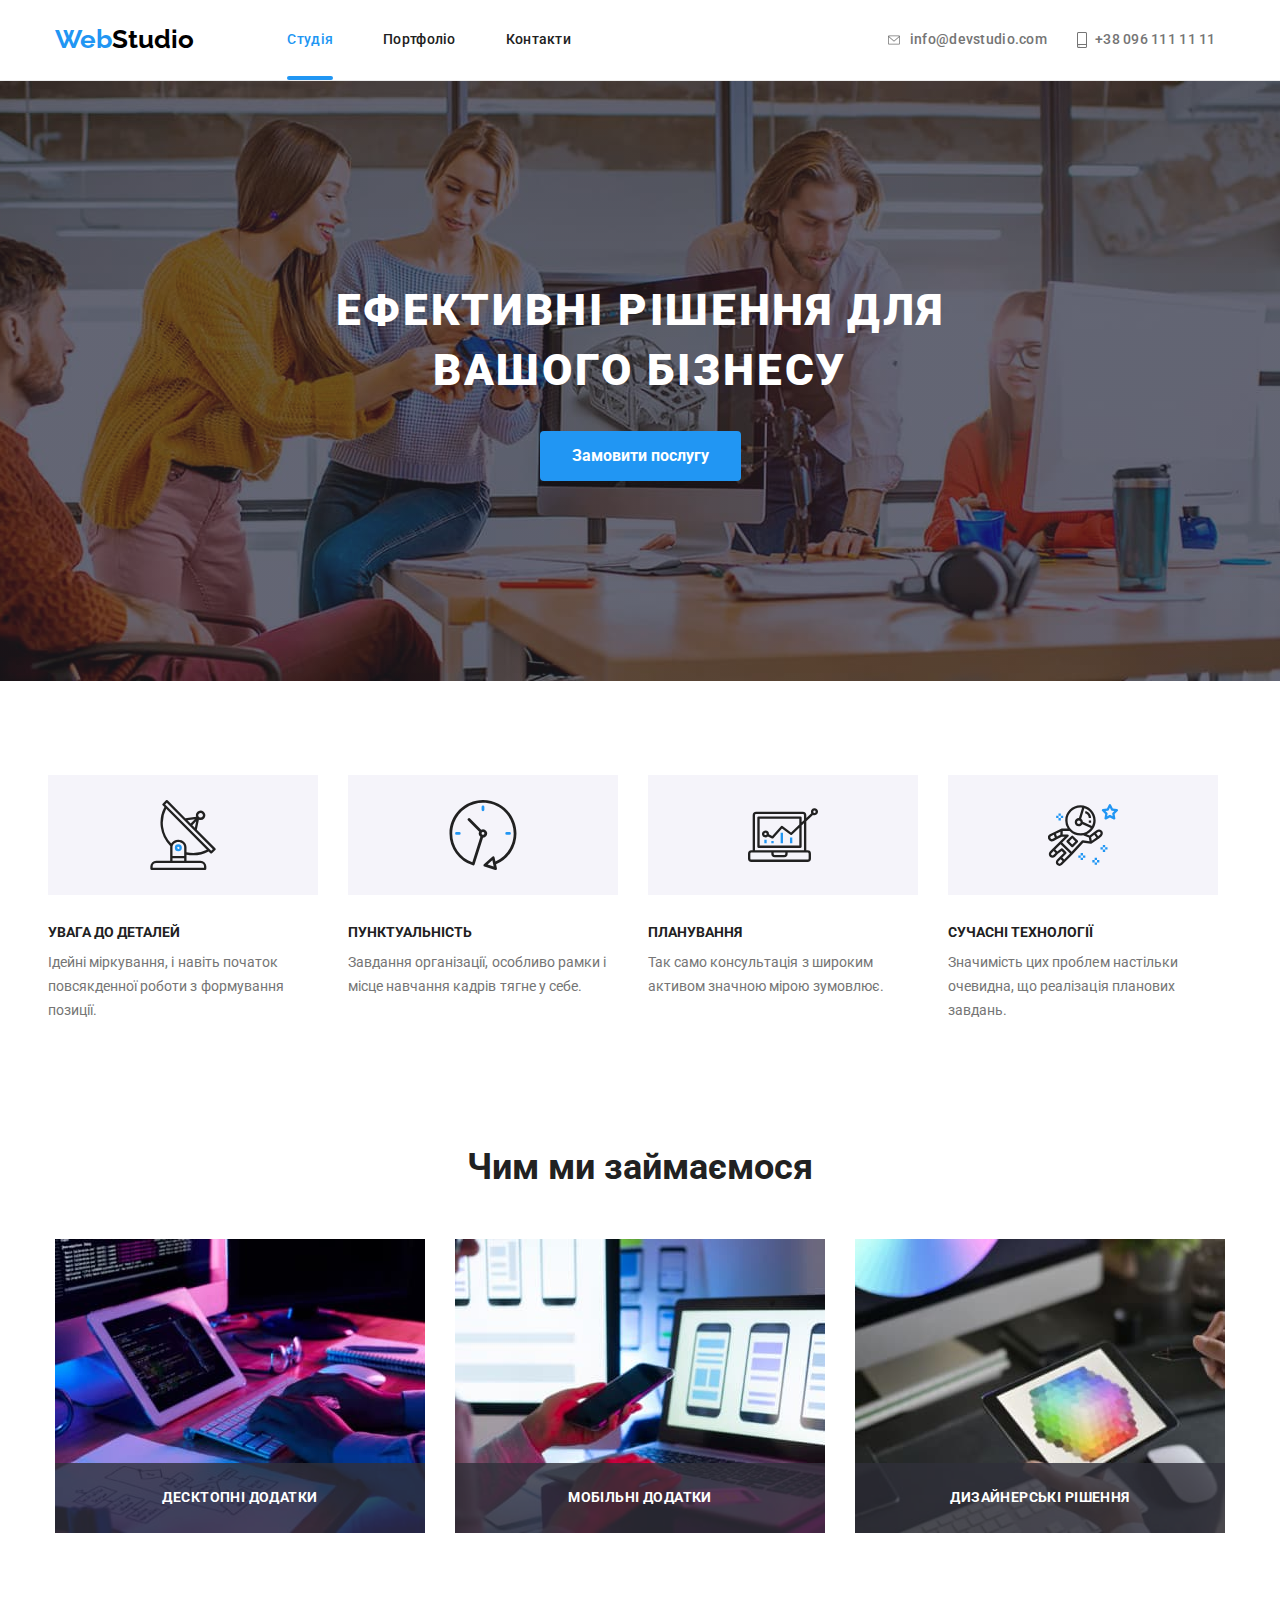
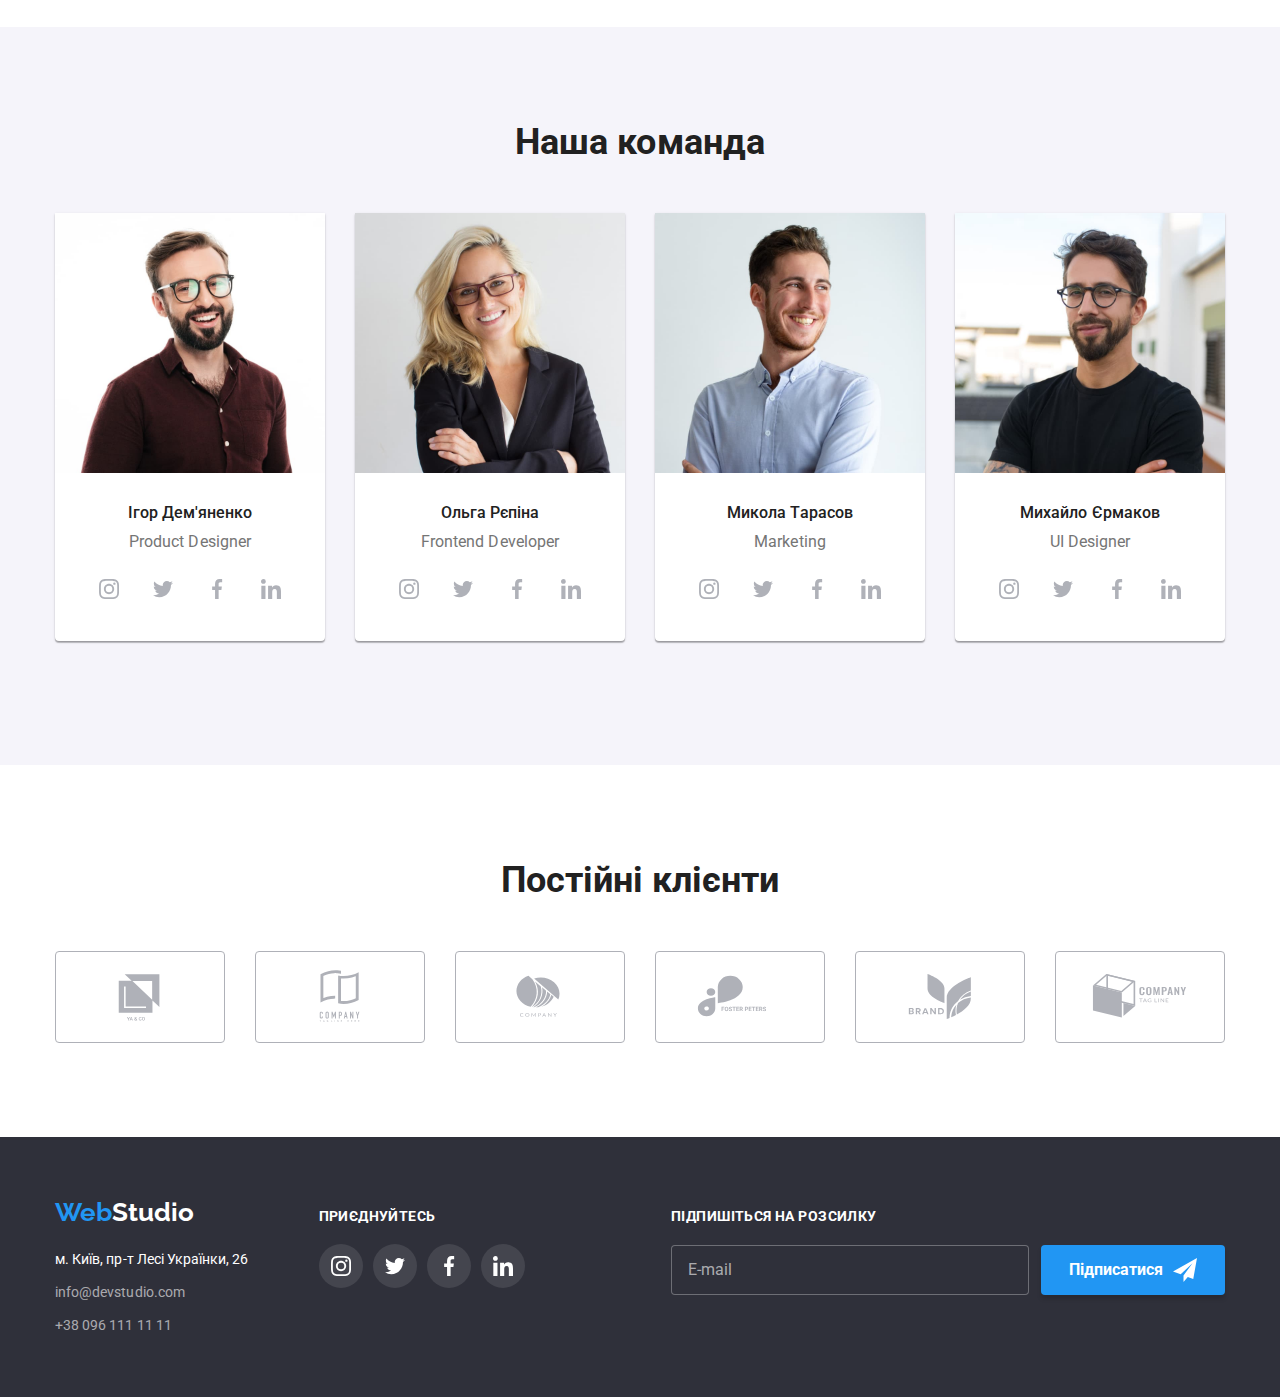
<file: index.html>
<!DOCTYPE html>
<html lang="uk">
  <head>
    <meta name="viewport" content="width=device-width, initial-scale=1.0" />
    <title>WebStudio</title>
    <link
      href="https://fonts.googleapis.com/css2?family=Raleway:wght@700&family=Roboto:wght@400;500;700;900&display=swap"
      rel="stylesheet"
    />
    <link
      rel="stylesheet"
      href="https://cdnjs.cloudflare.com/ajax/libs/modern-normalize/1.1.0/modern-normalize.min.css"
    />
    <link rel="stylesheet" href="./css/main.min.css" />
    <meta charset="UTF-8" />
    <meta http-equiv="X-UA-Compatible" content="IE=edge" />
  </head>
  <body>
    <header class="header">
      <div class="header__main-nav container vertical">
        <a href="./index.html" class="logo header__logo"
          ><span class="header__span">Web</span>Studio</a
        >

        <button
          type="button"
          class="menu-btn js-open-menu"
          aria-expanded="false"
          aria-controls="mobile-menu"
        >
          <svg width="40px" height="40px" aria-label="Перемикач меню">
            <use class="menu-btn__open" href="./images/icons.svg#icon-menu_40px-1"></use>
          </svg>
        </button>

        <div class="menu js-menu-container" id="mobile-menu">
          <button type="button" class="menu-btn js-close-menu">
            <svg width="40px" height="40px" aria-label="Перемикач меню">
              <use class="menu-btn__close" href="./images/icons.svg#icon-close_40px"></use>
            </svg>
          </button>
          <div class="menu__navigation">
            <nav class="site-nav">
              <ul class="site-nav__list">
                <li class="site-nav__item">
                  <a href="./index.html" class="site-nav__link current">Студія</a>
                </li>
                <li class="site-nav__item">
                  <a href="./portfolio.html" class="site-nav__link">Портфоліо</a>
                </li>
                <li class="site-nav__item">
                  <a href="" class="site-nav__link">Контакти</a>
                </li>
              </ul>
            </nav>
          </div>

          <div class="menu__flex">
            <div class="menu__contacts">
              <ul class="list-contact">
                <li class="list-contact__item">
                  <a
                    href="mailto:info@devstudio.com"
                    class="list-contact__link list-contact__link--font list-contact__link--margin"
                  >
                    <svg class="list-contact__icon" width="16" height="12">
                      <use href="./images/icons.svg#icon-envelope-1"></use>
                    </svg>
                    info@devstudio.com</a
                  >
                </li>
                <li class="list-contact__item">
                  <a href="tel:+380961111111" class="list-contact__link">
                    <svg class="list-contact__icon" width="10" height="16">
                      <use href="./images/icons.svg#icon-smartphone-1"></use></svg
                    >+38 096 111 11 11</a
                  >
                </li>
              </ul>
            </div>

            <div class="menu__social">
              <ul class="header-social">
                <li class="header-social__item">
                  <a href="" class="header-social__link">Instagram</a>
                </li>
                <li class="header-social__item">
                  <a href="" class="header-social__link">Twitter</a>
                </li>
                <li class="header-social__item">
                  <a href="" class="header-social__link">Facebook</a>
                </li>
                <li class="header-social__item">
                  <a href="" class="header-social__link">LinkedIn</a>
                </li>
              </ul>
            </div>
          </div>
        </div>
      </div>
    </header>
    <main>
      <section class="hero overlay">
        <div class="container vertical">
          <h1 class="hero__title">
            Ефективні рішення для <br />
            вашого бізнесу
          </h1>
          <button type="button" class="hero__btn" data-modal-open>Замовити послугу</button>

          <div class="backdrop is-hidden" data-modal>
            <div class="modal">
              <button class="modal__btn" data-modal-close>
                <svg width="18" height="18">
                  <use href="./images/icons.svg#icon-close-black-18dp-2-1-1"></use>
                </svg>
              </button>

              <p class="modal__text">Залиште свої дані, ми вам передзвонимо</p>
              <form class="form">
                <div class="form__div">
                  <span class="form__text">Ім'я</span>
                  <label class="form__field">
                    <input class="form__input" type="text" name="name" />
                    <svg class="form__icon" width="18" height="18">
                      <use href="./images/icons.svg#icon-person-black"></use>
                    </svg>
                  </label>
                </div>
                <div class="form__div">
                  <span class="form__text">Телефон</span>
                  <label class="form__field">
                    <input class="form__input" type="tel" name="telephone" />
                    <svg class="form__icon" width="18" height="18">
                      <use href="./images/icons.svg#icon-phone-black"></use>
                    </svg>
                  </label>
                </div>
                <div class="form__div">
                  <span class="form__text">Пошта</span>
                  <label class="form__field">
                    <input class="form__input" type="email" name="email" />
                    <svg class="form__icon" width="18" height="18">
                      <use href="./images/icons.svg#icon-email-black"></use>
                    </svg>
                  </label>
                </div>
                <div class="form__div-check">
                  <span class="form__text">Коментар</span>
                  <label class="form__field">
                    <textarea
                      class="form__area"
                      name="comment"
                      placeholder="Введіть текст"
                    ></textarea>
                  </label>
                </div>
                <label class="form__check-area">
                  <input class="form__checkbox visually-hidden" type="checkbox" name="license" />
                  <svg width="16" height="15" class="form__check-svg">
                    <use href="./images/icons.svg#icon-icon-check"></use>
                  </svg>
                  <span class="form__license"
                    >Погоджуюся з розсилкою та приймаю
                    <a href="" class="form__link">Умови договору</a></span
                  >
                </label>

                <button type="submit" class="form__btn">Відправити</button>
              </form>
            </div>
          </div>
        </div>
      </section>

      <section class="section">
        <div class="container">
          <h2 class="visually-hidden">Переваги студії</h2>
          <ul class="feature-list">
            <li class="feature-list__item">
              <div class="feature-list__thumb">
                <svg width="70" height="70">
                  <use href="./images/icons.svg#icon-antenna-1"></use>
                </svg>
              </div>
              <h3 class="feature-list__title">УВАГА ДО ДЕТАЛЕЙ</h3>
              <p class="feature-list__text">
                Ідейні міркування, і навіть початок повсякденної роботи з формування позиції.
              </p>
            </li>

            <li class="feature-list__item">
              <div class="feature-list__thumb">
                <svg width="70" height="70">
                  <use href="./images/icons.svg#icon-clock-1"></use>
                </svg>
              </div>
              <h3 class="feature-list__title">ПУНКТУАЛЬНІСТЬ</h3>
              <p class="feature-list__text">
                Завдання організації, особливо рамки і місце навчання кадрів тягне у себе.
              </p>
            </li>

            <li class="feature-list__item">
              <div class="feature-list__thumb">
                <svg width="70" height="70">
                  <use href="./images/icons.svg#icon-diagram-1"></use>
                </svg>
              </div>
              <h3 class="feature-list__title">ПЛАНУВАННЯ</h3>
              <p class="feature-list__text">
                Так само консультація з широким активом значною мірою зумовлює.
              </p>
            </li>

            <li class="feature-list__item">
              <div class="feature-list__thumb">
                <svg width="70" height="70">
                  <use href="./images/icons.svg#icon-astronaut-1"></use>
                </svg>
              </div>
              <h3 class="feature-list__title">СУЧАСНІ ТЕХНОЛОГІЇ</h3>
              <p class="feature-list__text">
                Значимість цих проблем настільки очевидна, що реалізація планових завдань.
              </p>
            </li>
          </ul>
        </div>
      </section>

      <section class="section section--padding">
        <div class="container container--hidden">
          <h2 class="section__title">Чим ми займаємося</h2>
          <ul class="activity-list">
            <li class="activity-list__item">
              <div class="activity-list__overlay">
                <img
                  srcset="./images/1.jpg 1x, ./images/1.2.jpg 2x"
                  src="./images/1.jpg"
                  alt="процес
                написання коду"
                  width="370"
                />
                <div class="activity-list__background">
                  <p class="activity-list__descr">Десктопні додатки</p>
                </div>
              </div>
            </li>
            <li class="activity-list__item">
              <div class="activity-list__overlay">
                <img
                  srcset="./images/2.jpg 1x, ./images/2.2.jpg 2x"
                  src="./images/2.jpg"
                  alt="процес створення макету додатку"
                  width="370"
                />
                <div class="activity-list__background">
                  <p class="activity-list__descr">Мобільні додатки</p>
                </div>
              </div>
            </li>
            <li class="activity-list__item">
              <div class="activity-list__overlay">
                <img
                  srcset="./images/3.jpg 1x, ./images/3.2.jpg 2x"
                  src="./images/3.jpg"
                  alt="обрання кольорової гами"
                  width="370"
                />
                <div class="activity-list__background">
                  <p class="activity-list__descr">Дизайнерські рішення</p>
                </div>
              </div>
            </li>
          </ul>
        </div>
      </section>

      <section class="section section--color">
        <div class="container">
          <h2 class="section__title">Наша команда</h2>
          <ul class="unit-list">
            <li class="unit-list__item">
              <img
                srcset="
                  ./images/Igordesktop1x.jpg 270w,
                  ./images/Igortablet1x.jpg  354w,
                  ./images/Igormobile1x.jpg  450w,
                  ./images/Igordesktop2x.jpg 540w,
                  ./images/Igortablet2x.jpg  708w,
                  ./images/Igormobile2x.jpg  900w
                "
                sizes="(min-width: 1200px) 270px, (min-width: 768px) 354px, 450px"
                src="./images/Igordesktop1x.jpg"
                alt="чоловік посміхається"
              />
              <div class="unit-list__position">
                <h3 class="unit-list__name">Ігор Дем'яненко</h3>
                <p class="unit-list__job">Product Designer</p>

                <ul class="social-list">
                  <li class="social-list__item">
                    <a href="" class="social-list__link">
                      <svg width="20" height="20">
                        <use href="./images/icons.svg#icon-instagram-1"></use>
                      </svg>
                    </a>
                  </li>

                  <li class="social-list__item">
                    <a href="" class="social-list__link">
                      <svg width="20" height="20">
                        <use href="./images/icons.svg#icon-twitter-1"></use>
                      </svg>
                    </a>
                  </li>
                  <li class="social-list__item">
                    <a href="" class="social-list__link">
                      <svg width="20" height="20">
                        <use href="./images/icons.svg#icon-facebook-1-1"></use>
                      </svg>
                    </a>
                  </li>
                  <li class="social-list__item">
                    <a href="" class="social-list__link">
                      <svg width="20" height="20">
                        <use href="./images/icons.svg#icon-linkedin-1"></use>
                      </svg>
                    </a>
                  </li>
                </ul>
              </div>
            </li>

            <li class="unit-list__item">
              <img
                srcset="
                  ./images/Olgadesktop1x.jpg 270w,
                  ./images/Olgatablet1x.jpg  354w,
                  ./images/Olgamobile1x.jpg  450w,
                  ./images/Olgadesktop2x.jpg 540w,
                  ./images/Olgatablet2x.jpg  708w,
                  ./images/Olgamobile2x.jpg  900w
                "
                sizes="(min-width: 1200px) 270px, (min-width: 768px) 354px, 450px"
                src="./images/Olgadesktop1x.jpg"
                alt="жінка в окулярах"
              />
              <div class="unit-list__position">
                <h3 class="unit-list__name">Ольга Рєпіна</h3>
                <p class="unit-list__job">Frontend Developer</p>
                <ul class="social-list">
                  <li class="social-list__item">
                    <a href="" class="social-list__link">
                      <svg width="20" height="20">
                        <use href="./images/icons.svg#icon-instagram-1"></use>
                      </svg>
                    </a>
                  </li>

                  <li class="social-list__item">
                    <a href="" class="social-list__link">
                      <svg width="20" height="20">
                        <use href="./images/icons.svg#icon-twitter-1"></use>
                      </svg>
                    </a>
                  </li>
                  <li class="social-list__item">
                    <a href="" class="social-list__link">
                      <svg width="20" height="20">
                        <use href="./images/icons.svg#icon-facebook-1-1"></use>
                      </svg>
                    </a>
                  </li>
                  <li class="social-list__item">
                    <a href="" class="social-list__link">
                      <svg width="20" height="20">
                        <use href="./images/icons.svg#icon-linkedin-1"></use>
                      </svg>
                    </a>
                  </li>
                </ul>
              </div>
            </li>

            <li class="unit-list__item">
              <img
                srcset="
                  ./images/Mykoladesktop1x.jpg 270w,
                  ./images/Mykolatablet1x.jpg  354w,
                  ./images/Mykolamobile1x.jpg  450w,
                  ./images/Mykoladesktop2x.jpg 540w,
                  ./images/Mykolatablet2x.jpg  708w,
                  ./images/Mykolamobile2x.jpg  900w
                "
                sizes="(min-width: 1200px) 270px, (min-width: 768px) 354px, 450px"
                src="./images/Mykoladesktop1x.jpg"
                alt="чоловік посміхається"
              />

              <div class="unit-list__position">
                <h3 class="unit-list__name">Микола Тарасов</h3>
                <p class="unit-list__job">Marketing</p>
                <ul class="social-list">
                  <li class="social-list__item">
                    <a href="" class="social-list__link">
                      <svg width="20" height="20">
                        <use href="./images/icons.svg#icon-instagram-1"></use>
                      </svg>
                    </a>
                  </li>

                  <li class="social-list__item">
                    <a href="" class="social-list__link">
                      <svg width="20" height="20">
                        <use href="./images/icons.svg#icon-twitter-1"></use>
                      </svg>
                    </a>
                  </li>
                  <li class="social-list__item">
                    <a href="" class="social-list__link">
                      <svg width="20" height="20">
                        <use href="./images/icons.svg#icon-facebook-1-1"></use>
                      </svg>
                    </a>
                  </li>
                  <li class="social-list__item">
                    <a href="" class="social-list__link">
                      <svg width="20" height="20">
                        <use href="./images/icons.svg#icon-linkedin-1"></use>
                      </svg>
                    </a>
                  </li>
                </ul>
              </div>
            </li>

            <li class="unit-list__item">
              <img
                srcset="
                  ./images/Myhailodesktop1x.jpg 270w,
                  ./images/Myhailotablet1x.jpg  354w,
                  ./images/Myhailomobile1x.jpg  450w,
                  ./images/Myhailodesktop2x.jpg 540w,
                  ./images/Myhailotablet2x.jpg  708w,
                  ./images/Myhailomobile2x.jpg  900w
                "
                sizes="(min-width: 1200px) 270px, (min-width: 768px) 354px, 450px"
                src="./images/Myhailodesktop1x.jpg"
                alt="чоловік зі схрещеними руками"
              />
              <div class="unit-list__position">
                <h3 class="unit-list__name">Михайло Єрмаков</h3>
                <p class="unit-list__job">UI Designer</p>

                <ul class="social-list">
                  <li class="social-list__item">
                    <a href="" class="social-list__link">
                      <svg width="20" height="20">
                        <use href="./images/icons.svg#icon-instagram-1"></use>
                      </svg>
                    </a>
                  </li>

                  <li class="social-list__item">
                    <a href="" class="social-list__link">
                      <svg width="20" height="20">
                        <use href="./images/icons.svg#icon-twitter-1"></use>
                      </svg>
                    </a>
                  </li>
                  <li class="social-list__item">
                    <a href="" class="social-list__link">
                      <svg width="20" height="20">
                        <use href="./images/icons.svg#icon-facebook-1-1"></use>
                      </svg>
                    </a>
                  </li>
                  <li class="social-list__item">
                    <a href="" class="social-list__link">
                      <svg width="20" height="20">
                        <use href="./images/icons.svg#icon-linkedin-1"></use>
                      </svg>
                    </a>
                  </li>
                </ul>
              </div>
            </li>
          </ul>
        </div>
      </section>

      <section class="section">
        <div class="container">
          <h2 class="section__title">Постійні клієнти</h2>
          <ul class="clients-list">
            <li class="clients-list__item">
              <a href="" class="clients-list__link">
                <svg width="106" height="60">
                  <use href="./images/icons.svg#icon-Logo"></use>
                </svg>
              </a>
            </li>

            <li class="clients-list__item">
              <a href="" class="clients-list__link">
                <svg width="106" height="60">
                  <use href="./images/icons.svg#icon-Logo-1"></use>
                </svg>
              </a>
            </li>
            <li class="clients-list__item">
              <a href="" class="clients-list__link">
                <svg width="106" height="60">
                  <use href="./images/icons.svg#icon-Logo-2"></use>
                </svg>
              </a>
            </li>
            <li class="clients-list__item">
              <a href="" class="clients-list__link">
                <svg width="106" height="60">
                  <use href="./images/icons.svg#icon-Logo-6"></use>
                </svg>
              </a>
            </li>
            <li class="clients-list__item">
              <a href="" class="clients-list__link">
                <svg class="" width="106" height="60">
                  <use href="./images/icons.svg#icon-Logo-4"></use>
                </svg>
              </a>
            </li>
            <li class="clients-list__item">
              <a href="" class="clients-list__link">
                <svg width="106" height="60">
                  <use href="./images/icons.svg#icon-Logo-5"></use>
                </svg>
              </a>
            </li>
          </ul>
        </div>
      </section>
    </main>

    <footer class="footer">
      <div class="container vertical footer__content">
        <div class="footer__flex">
          <div class="footer__info">
            <a href="./index.html" class="logo footer__logo"
              ><span class="footer__span">Web</span>Studio</a
            >
            <address class="footer-address">
              <span class="footer-address__span">м. Київ, пр-т Лесі Українки, 26</span>
              <ul class="footer-contact_list">
                <li class="footer-contact_item">
                  <a href="mailto:info@devstudio.com" class="footer-contact__link"
                    >info@devstudio.com</a
                  >
                </li>
                <li class="footer-contact_item">
                  <a href="tel:+380961111111" class="footer-contact__link">+38 096 111 11 11</a>
                </li>
              </ul>
            </address>
          </div>

          <div class="footer-network">
            <p class="footer-network__text">Приєднуйтесь</p>
            <ul class="social-list">
              <li class="social-list__item">
                <a href="" class="social-list__link social-list__link--color">
                  <svg width="20" height="20">
                    <use href="./images/icons.svg#icon-instagram-1"></use>
                  </svg>
                </a>
              </li>

              <li class="social-list__item">
                <a href="" class="social-list__link social-list__link--color">
                  <svg width="20" height="20">
                    <use href="./images/icons.svg#icon-twitter-1"></use>
                  </svg>
                </a>
              </li>
              <li class="social-list__item">
                <a href="" class="social-list__link social-list__link--color">
                  <svg width="20" height="20">
                    <use href="./images/icons.svg#icon-facebook-1-1"></use>
                  </svg>
                </a>
              </li>
              <li class="social-list__item">
                <a href="" class="social-list__link social-list__link--color">
                  <svg width="20" height="20">
                    <use href="./images/icons.svg#icon-linkedin-1"></use>
                  </svg>
                </a>
              </li>
            </ul>
          </div>
        </div>

        <div class="footer__div">
          <p class="form-sub-title">Підпишіться на розсилку</p>
          <form class="footer-form">
            <input
              type="email"
              class="footer-form__input footer-form__input--margin"
              name="email"
              placeholder="E-mail"
            />
            <button type="submit" class="footer-form__btn">
              Підписатися
              <svg class="footer-form__icon" width="24" height="24">
                <use href="./images/icons.svg#icon-icon-send"></use>
              </svg>
            </button>
          </form>
        </div>
      </div>
    </footer>

    <script src="./js/modal.js"></script>

    <script src="./js/mobile-menu.js"></script>
  </body>
</html>
</file>
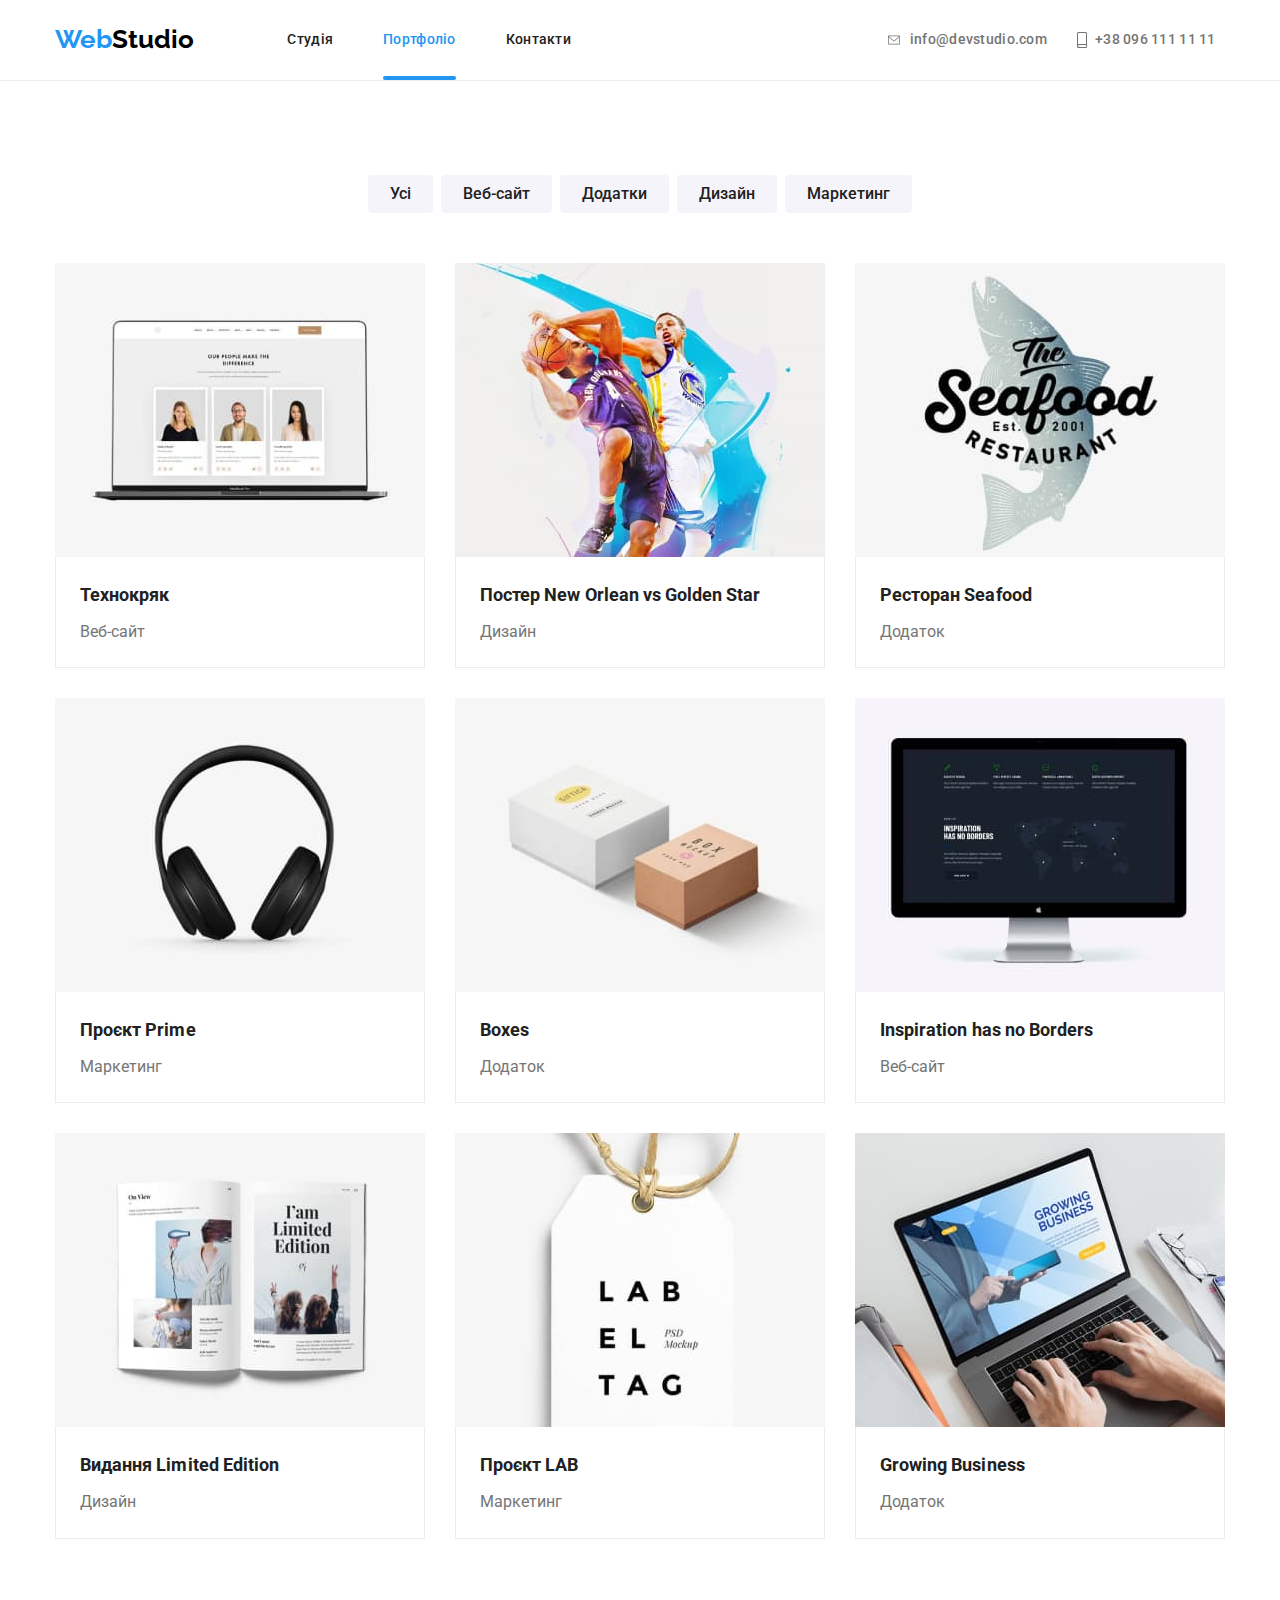
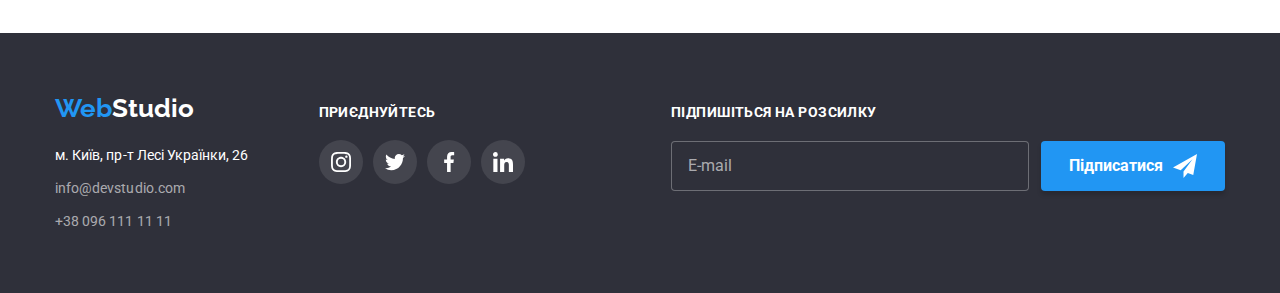
<file: portfolio.html>
<!DOCTYPE html>
<html lang="uk">
  <head>
    <title>Portfolio</title>
    <link
      href="https://fonts.googleapis.com/css2?family=Raleway:wght@700&family=Roboto:wght@400;500;700;900&display=swap"
      rel="stylesheet"
    />
    <link
      rel="stylesheet"
      href="https://cdnjs.cloudflare.com/ajax/libs/modern-normalize/1.1.0/modern-normalize.min.css"
    />
    <link rel="stylesheet" href="./css/main.min.css" />
    <meta charset="UTF-8" />
    <meta http-equiv="X-UA-Compatible" content="IE=edge" />
    <meta name="viewport" content="width=device-width, initial-scale=1.0" />
  </head>
  <body>
    <header class="header">
      <div class="header__main-nav container vertical">
        <a href="./index.html" class="logo header__logo"
          ><span class="header__span">Web</span>Studio</a
        >

        <button
          type="button"
          class="menu-btn js-open-menu"
          aria-expanded="false"
          aria-controls="mobile-menu"
        >
          <svg width="40px" height="40px" aria-label="Перемикач меню">
            <use class="menu-btn__open" href="./images/icons.svg#icon-menu_40px-1"></use>
          </svg>
        </button>

        <div class="menu js-menu-container" id="mobile-menu">
          <button type="button" class="menu-btn js-close-menu">
            <svg width="40px" height="40px" aria-label="Перемикач меню">
              <use class="menu-btn__close" href="./images/icons.svg#icon-close_40px"></use>
            </svg>
          </button>
          <div class="menu__navigation">
            <nav class="site-nav">
              <ul class="site-nav__list">
                <li class="site-nav__item">
                  <a href="./index.html" class="site-nav__link">Студія</a>
                </li>
                <li class="site-nav__item">
                  <a href="./portfolio.html" class="site-nav__link current">Портфоліо</a>
                </li>
                <li class="site-nav__item">
                  <a href="" class="site-nav__link">Контакти</a>
                </li>
              </ul>
            </nav>
          </div>

          <div class="menu__flex">
            <div class="menu__contacts">
              <ul class="list-contact">
                <li class="list-contact__item">
                  <a
                    href="mailto:info@devstudio.com"
                    class="list-contact__link list-contact__link--font list-contact__link--margin"
                  >
                    <svg class="list-contact__icon" width="16" height="12">
                      <use href="./images/icons.svg#icon-envelope-1"></use>
                    </svg>
                    info@devstudio.com</a
                  >
                </li>
                <li class="list-contact__item">
                  <a href="tel:+380961111111" class="list-contact__link">
                    <svg class="list-contact__icon" width="10" height="16">
                      <use href="./images/icons.svg#icon-smartphone-1"></use></svg
                    >+38 096 111 11 11</a
                  >
                </li>
              </ul>
            </div>

            <div class="menu__social">
              <ul class="header-social">
                <li class="header-social__item">
                  <a href="" class="header-social__link">Instagram</a>
                </li>
                <li class="header-social__item">
                  <a href="" class="header-social__link">Twitter</a>
                </li>
                <li class="header-social__item">
                  <a href="" class="header-social__link">Facebook</a>
                </li>
                <li class="header-social__item">
                  <a href="" class="header-social__link">LinkedIn</a>
                </li>
              </ul>
            </div>
          </div>
        </div>
      </div>
    </header>

    <main>
      <h1 class="visually-hidden">Фільтр</h1>
      <section class="section">
        <div class="container">
          <ul class="filter-list">
            <li class="filter-list__item">
              <button type="button" class="filter-list__btn">Усі</button>
            </li>
            <li class="filter-list__item">
              <button type="button" class="filter-list__btn">Веб-сайт</button>
            </li>
            <li class="filter-list__item">
              <button type="button" class="filter-list__btn">Додатки</button>
            </li>
            <li class="filter-list__item">
              <button type="button" class="filter-list__btn">Дизайн</button>
            </li>
            <li class="filter-list__item">
              <button type="button" class="filter-list__btn">Маркетинг</button>
            </li>
          </ul>

          <ul class="gallery">
            <li class="gallery__item">
              <a href="" class="gallery__link">
                <div class="gallery__box">
                  <img
                    srcset="
                      ./images/galmob11x.jpg 450w,
                      ./images/galmob12x.jpg 900w,
                      ./images/galtab12x.jpg 354w,
                      ./images/galtab12x.jpg 708w,
                      ./images/8.jpg         370w,
                      ./images/82x.jpg       740w
                    "
                    sizes="(min-width: 1200px) 370px, (min-width: 768px) 354px, 450px"
                    src="./images/8.jpg"
                  />
                  <div class="gallery__overlay">
                    <div class="gallery__descr">
                      <p class="gallery__text">
                        Ресурс пропонує комплексні пропозиції з різним рівнем функціоналу та
                        сервісів. Все це дозволить відвідувачу отримати вичерпні відомості про
                        компанію чи приватну особу.
                      </p>
                    </div>
                  </div>
                </div>
                <div class="gallery__content">
                  <h2 class="gallery__project">Технокряк</h2>
                  <p class="gallery__area">Веб-сайт</p>
                </div>
              </a>
            </li>

            <li class="gallery__item">
              <a href="" class="gallery__link">
                <div class="gallery__box">
                  <img
                    srcset="
                      ./images/galmob21x.jpg 450w,
                      ./images/galmob22x.jpg 900w,
                      ./images/galtab22x.jpg 354w,
                      ./images/galtab22x.jpg 708w,
                      ./images/9.jpg         370w,
                      ./images/92.jpg        740w
                    "
                    sizes="(min-width: 1200px) 370px, (min-width: 768px) 354px, 450px"
                    src="./images/9.jpg"
                    alt="постер з двома баскетболістами"
                  />
                  <div class="gallery__overlay">
                    <div class="gallery__descr">
                      <p class="gallery__text">
                        Ресурс пропонує комплексні пропозиції з різним рівнем функціоналу та
                        сервісів. Все це дозволить відвідувачу отримати вичерпні відомості про
                        компанію чи приватну особу.
                      </p>
                    </div>
                  </div>
                </div>
                <div class="gallery__content">
                  <h2 class="gallery__project">Постер New Orlean vs Golden Star</h2>
                  <p class="gallery__area">Дизайн</p>
                </div>
              </a>
            </li>

            <li class="gallery__item">
              <a href="" class="gallery__link">
                <div class="gallery__box">
                  <img
                    srcset="
                      ./images/galmob31x.jpg 450w,
                      ./images/galmob32x.jpg 900w,
                      ./images/galtab32x.jpg 354w,
                      ./images/galtab32x.jpg 708w,
                      ./images/10.jpg        370w,
                      ./images/102.jpg       740w
                    "
                    sizes="(min-width: 1200px) 370px, (min-width: 768px) 354px, 450px"
                    src="./images/10.jpg"
                    alt="логотип ресторану"
                  />
                  <div class="gallery__overlay">
                    <div class="gallery__descr">
                      <p class="gallery__text">
                        Ресурс пропонує комплексні пропозиції з різним рівнем функціоналу та
                        сервісів. Все це дозволить відвідувачу отримати вичерпні відомості про
                        компанію чи приватну особу.
                      </p>
                    </div>
                  </div>
                </div>
                <div class="gallery__content">
                  <h2 class="gallery__project">Ресторан Seafood</h2>
                  <p class="gallery__area">Додаток</p>
                </div>
              </a>
            </li>

            <li class="gallery__item">
              <a href="" class="gallery__link">
                <div class="gallery__box">
                  <img
                    srcset="
                      ./images/galmob41x.jpg 450w,
                      ./images/galmob42x.jpg 900w,
                      ./images/galtab42x.jpg 354w,
                      ./images/galtab42x.jpg 708w,
                      ./images/11.jpg        370w,
                      ./images/112.jpg       740w
                    "
                    sizes="(min-width: 1200px) 370px, (min-width: 768px) 354px, 450px"
                    alt="накладні навушники"
                    src="./images/11.jpg"
                  />
                  <div class="gallery__overlay">
                    <div class="gallery__descr">
                      <p class="gallery__text">
                        Ресурс пропонує комплексні пропозиції з різним рівнем функціоналу та
                        сервісів. Все це дозволить відвідувачу отримати вичерпні відомості про
                        компанію чи приватну особу.
                      </p>
                    </div>
                  </div>
                </div>

                <div class="gallery__content">
                  <h2 class="gallery__project">Проєкт Prime</h2>
                  <p class="gallery__area">Маркетинг</p>
                </div>
              </a>
            </li>

            <li class="gallery__item">
              <a href="" class="gallery__link">
                <div class="gallery__box">
                  <img
                    srcset="
                      ./images/galmob51x.jpg 450w,
                      ./images/galmob52x.jpg 900w,
                      ./images/galtab52x.jpg 354w,
                      ./images/galtab52x.jpg 708w,
                      ./images/12.jpg        370w,
                      ./images/122.jpg       740w
                    "
                    sizes="(min-width: 1200px) 370px, (min-width: 768px) 354px, 450px"
                    src="./images/12.jpg"
                    alt="дві картонні коробки"
                  />
                  <div class="gallery__overlay">
                    <div class="gallery__descr">
                      <p class="gallery__text">
                        Ресурс пропонує комплексні пропозиції з різним рівнем функціоналу та
                        сервісів. Все це дозволить відвідувачу отримати вичерпні відомості про
                        компанію чи приватну особу.
                      </p>
                    </div>
                  </div>
                </div>
                <div class="gallery__content">
                  <h2 class="gallery__project">Boxes</h2>
                  <p class="gallery__area">Додаток</p>
                </div>
              </a>
            </li>

            <li class="gallery__item">
              <a href="" class="gallery__link">
                <div class="gallery__box">
                  <img
                    srcset="
                      ./images/galmob61.jpg  450w,
                      ./images/galmob62x.jpg 900w,
                      ./images/galtab61x.jpg 354w,
                      ./images/galtab62x.jpg 708w,
                      ./images/13.jpg        370w,
                      ./images/132.jpg       740w
                    "
                    sizes="(min-width: 1200px) 370px, (min-width: 768px) 354px, 450px"
                    src="./images/13.jpg"
                    alt="комп'ютерний монітор"
                  />
                  <div class="gallery__overlay">
                    <div class="gallery__descr">
                      <p class="gallery__text">
                        Ресурс пропонує комплексні пропозиції з різним рівнем функціоналу та
                        сервісів. Все це дозволить відвідувачу отримати вичерпні відомості про
                        компанію чи приватну особу.
                      </p>
                    </div>
                  </div>
                </div>
                <div class="gallery__content">
                  <h2 class="gallery__project">Inspiration has no Borders</h2>
                  <p class="gallery__area">Веб-сайт</p>
                </div>
              </a>
            </li>

            <li class="gallery__item">
              <a href="" class="gallery__link">
                <div class="gallery__box">
                  <img
                    srcset="
                      ./images/galmob71x.jpg 450w,
                      ./images/galmob72.jpg  900w,
                      ./images/galtab71x.jpg 354w,
                      ./images/galtab72x.jpg 708w,
                      ./images/14.jpg        370w,
                      ./images/142.jpg       740w
                    "
                    sizes="(min-width: 1200px) 370px, (min-width: 768px) 354px, 450px"
                    src="./images/14.jpg"
                    alt="розворот журналу"
                  />
                  <div class="gallery__overlay">
                    <div class="gallery__descr">
                      <p class="gallery__text">
                        Ресурс пропонує комплексні пропозиції з різним рівнем функціоналу та
                        сервісів. Все це дозволить відвідувачу отримати вичерпні відомості про
                        компанію чи приватну особу.
                      </p>
                    </div>
                  </div>
                </div>
                <div class="gallery__content">
                  <h2 class="gallery__project">Видання Limited Edition</h2>
                  <p class="gallery__area">Дизайн</p>
                </div>
              </a>
            </li>

            <li class="gallery__item">
              <a href="" class="gallery__link">
                <div class="gallery__box">
                  <img
                    srcset="
                      ./images/galmob81x.jpg 450w,
                      ./images/galmob82x.jpg 900w,
                      ./images/galtab81x.jpg 354w,
                      ./images/galtab82x.jpg 708w,
                      ./images/15.jpg        370w,
                      ./images/152.jpg       740w
                    "
                    sizes="(min-width: 1200px) 370px, (min-width: 768px) 354px, 450px"
                    src="./images/15.jpg"
                    alt="лейбл"
                  />
                  <div class="gallery__overlay">
                    <div class="gallery__descr">
                      <p class="gallery__text">
                        Ресурс пропонує комплексні пропозиції з різним рівнем функціоналу та
                        сервісів. Все це дозволить відвідувачу отримати вичерпні відомості про
                        компанію чи приватну особу.
                      </p>
                    </div>
                  </div>
                </div>
                <div class="gallery__content">
                  <h2 class="gallery__project">Проєкт LAB</h2>
                  <p class="gallery__area">Маркетинг</p>
                </div>
              </a>
            </li>

            <li class="gallery__item">
              <a href="" class="gallery__link">
                <div class="gallery__box">
                  <img
                    srcset="
                      ./images/galmob91x.jpg 450w,
                      ./images/galmob92x.jpg 900w,
                      ./images/galtab91x.jpg 354w,
                      ./images/galtab92x.jpg 708w,
                      ./images/16.jpg        370w,
                      ./images/162.jpg       740w
                    "
                    sizes="(min-width: 1200px) 370px, (min-width: 768px) 354px, 450px"
                    src="./images/16.jpg"
                    alt="людина набирає текст на клавіатурі"
                  />
                  <div class="gallery__overlay">
                    <div class="gallery__descr">
                      <p class="gallery__text">
                        Ресурс пропонує комплексні пропозиції з різним рівнем функціоналу та
                        сервісів. Все це дозволить відвідувачу отримати вичерпні відомості про
                        компанію чи приватну особу.
                      </p>
                    </div>
                  </div>
                </div>
                <div class="gallery__content">
                  <h2 class="gallery__project">Growing Business</h2>
                  <p class="gallery__area">Додаток</p>
                </div>
              </a>
            </li>
          </ul>
        </div>
      </section>
    </main>

    <footer class="footer">
      <div class="container vertical footer__content">
        <div class="footer__flex">
          <div class="footer__info">
            <a href="./index.html" class="logo footer__logo"
              ><span class="footer__span">Web</span>Studio</a
            >
            <address class="footer-address">
              <span class="footer-address__span">м. Київ, пр-т Лесі Українки, 26</span>
              <ul class="footer-contact_list">
                <li class="footer-contact_item">
                  <a href="mailto:info@devstudio.com" class="footer-contact__link"
                    >info@devstudio.com</a
                  >
                </li>
                <li class="footer-contact_item">
                  <a href="tel:+380961111111" class="footer-contact__link">+38 096 111 11 11</a>
                </li>
              </ul>
            </address>
          </div>

          <div class="footer-network">
            <p class="footer-network__text">Приєднуйтесь</p>
            <ul class="social-list">
              <li class="social-list__item">
                <a href="" class="social-list__link social-list__link--color">
                  <svg width="20" height="20">
                    <use href="./images/icons.svg#icon-instagram-1"></use>
                  </svg>
                </a>
              </li>

              <li class="social-list__item">
                <a href="" class="social-list__link social-list__link--color">
                  <svg width="20" height="20">
                    <use href="./images/icons.svg#icon-twitter-1"></use>
                  </svg>
                </a>
              </li>
              <li class="social-list__item">
                <a href="" class="social-list__link social-list__link--color">
                  <svg width="20" height="20">
                    <use href="./images/icons.svg#icon-facebook-1-1"></use>
                  </svg>
                </a>
              </li>
              <li class="social-list__item">
                <a href="" class="social-list__link social-list__link--color">
                  <svg width="20" height="20">
                    <use href="./images/icons.svg#icon-linkedin-1"></use>
                  </svg>
                </a>
              </li>
            </ul>
          </div>
        </div>

        <div class="footer__div">
          <p class="form-sub-title">Підпишіться на розсилку</p>
          <form class="footer-form">
            <input
              type="email"
              class="footer-form__input footer-form__input--margin"
              name="email"
              placeholder="E-mail"
            />
            <button type="submit" class="footer-form__btn">
              Підписатися
              <svg class="footer-form__icon" width="24" height="24">
                <use href="./images/icons.svg#icon-icon-send"></use>
              </svg>
            </button>
          </form>
        </div>
      </div>
    </footer>

    <script src="./js/mobile-menu.js"></script>
  </body>
</html>
</file>
<file: css/main.min.css>
:root{--primary-text-color: #757575;--title-text-color: #212121;--primary-background: #ffffff;--secondary-background: #2f303a;--accent-color: #2196f3;--button-background: #f5f4fa;--button-active: #188ce8;--footer-contact: rgba(255, 255, 255, 0.6);--logo: #000000;--border-line: #ececec;--social-icon: #afb1b8;--portfolio-gap: 30px;--time-declaration: cubic-bezier(0.4, 0, 0.2, 1);--main-font-family: Roboto, sans-serif}.visually-hidden{position:absolute;width:1px;height:1px;margin:-1px;border:0;padding:0;white-space:nowrap;-webkit-clip-path:inset(100%);clip-path:inset(100%);clip:rect(0 0 0 0);overflow:hidden}body{font-family:var(--main-font-family);letter-spacing:.003em}h1,h2,h3,h4,h5,h6,p,ul{margin:0;padding:0}img{display:block;max-width:100%;height:auto}li{list-style:none}a{text-decoration:none}.section{padding:60px 0 60px 0}@media screen and (min-width: 1200px){.section{padding:94px 0 94px 0}}.section--color{background-color:var(--button-background)}.section--padding{padding-top:0}.section__title{color:var(--title-text-color);text-align:center;font-weight:700}@media screen and (max-width: 1199px){.section__title{margin-bottom:30px;font-size:28px;line-height:1.18}}@media screen and (min-width: 1200px){.section__title{margin-bottom:50px;font-size:36px;line-height:1.17}}.container{padding-left:15px;padding-right:15px;margin-left:auto;margin-right:auto}@media screen and (min-width: 480px){.container{width:480px}}@media screen and (min-width: 768px){.container{width:768px}}@media screen and (min-width: 1200px){.container{width:1200px}}@media screen and (max-width: 1200px){.container--hidden{display:none}}.vertical{padding-top:0px;padding-bottom:0px}.logo{font-family:"Raleway";font-style:normal;font-weight:700;font-size:26px;line-height:1.2;text-decoration:none}.header{border-bottom:1px solid var(--border-line)}@media screen and (max-width: 767px){.header{position:sticky;top:0;z-index:1;background-color:var(--primary-background)}}@media screen and (min-width: 768px){.current{position:relative}.current::after{content:" ";position:absolute;display:block;width:100%;height:4px;border-radius:2px;background:var(--accent-color);bottom:0}}.header__main-nav{display:-webkit-box;display:-ms-flexbox;display:flex;-webkit-box-align:center;-ms-flex-align:center;align-items:center}@media screen and (max-width: 767px){.header__main-nav{height:60px;-webkit-box-pack:justify;-ms-flex-pack:justify;justify-content:space-between}}@media screen and (max-width: 1199px){.header__main-nav{height:80px}}.header__logo{color:var(--logo)}@media screen and (min-width: 768px){.header__logo{margin-right:87px}}@media screen and (min-width: 1200px){.header__logo{margin-right:93px}}.header__span{color:var(--accent-color)}@media screen and (max-width: 767px){.menu{position:fixed;display:-webkit-box;display:-ms-flexbox;display:flex;-webkit-box-orient:vertical;-webkit-box-direction:normal;-ms-flex-direction:column;flex-direction:column;-webkit-box-pack:justify;-ms-flex-pack:justify;justify-content:space-between;top:0;left:0;width:100vw;height:100vh;overflow-y:scroll;z-index:999;background-color:var(--primary-background);-webkit-transform:translateX(100%);transform:translateX(100%);-webkit-transition:-webkit-transform 250ms var(--time-declaration);transition:-webkit-transform 250ms var(--time-declaration);transition:transform 250ms var(--time-declaration);transition:transform 250ms var(--time-declaration), -webkit-transform 250ms var(--time-declaration);padding:48px 40px}.menu.is-open{-webkit-transform:translateX(0);transform:translateX(0)}}@media screen and (max-width: 767px)and (max-width: 480px){.menu{padding:28px 20px}}@media screen and (min-width: 768px){.menu{display:-webkit-box;display:-ms-flexbox;display:flex;-webkit-box-orient:horizontal;-webkit-box-direction:normal;-ms-flex-direction:row;flex-direction:row}}.menu .menu-btn{position:absolute;top:10px;right:15px}.menu-btn{border-style:none;margin:0;padding:0;background-color:rgba(0,0,0,0)}.menu-btn:focus{fill:var(--accent-color);-webkit-transition:fill 250ms var(--time-declaration);transition:fill 250ms var(--time-declaration)}@media screen and (min-width: 768px){.menu-btn{display:none}}.list-contact{display:-webkit-box;display:-ms-flexbox;display:flex}@media screen and (max-width: 767px){.list-contact{-webkit-box-orient:vertical;-webkit-box-direction:reverse;-ms-flex-direction:column-reverse;flex-direction:column-reverse;-webkit-box-align:left;-ms-flex-align:left;align-items:left;-webkit-box-pack:center;-ms-flex-pack:center;justify-content:center}}@media screen and (min-width: 768px)and (max-width: 1199px){.list-contact{display:-webkit-box;display:-ms-flexbox;display:flex;-webkit-box-orient:vertical;-webkit-box-direction:normal;-ms-flex-direction:column;flex-direction:column;padding:21px 0 21px 0}}@media screen and (min-width: 1200px){.list-contact{padding:32px 0 32px 0}}@media screen and (min-width: 1200px){.list-contact__item+.list-contact__item{margin-left:30px}}@media screen and (max-width: 767px){.list-contact__item:last-child{margin-bottom:32px}.list-contact__item:not(:last-child){margin-bottom:64px}}.list-contact__link{color:var(--accent-color);font-weight:500;letter-spacing:.02em;font-size:22px;line-height:1.18}.list-contact__link:hover,.list-contact__link:focus{color:var(--accent-color);fill:var(--accent-color)}@media screen and (min-width: 480px){.list-contact__link{font-size:34px}}@media screen and (min-width: 768px){.list-contact__link{color:var(--primary-text-color);font-size:14px;line-height:1.14;fill:var(--primary-text-color);-webkit-transition:color 250ms var(--time-declaration);transition:color 250ms var(--time-declaration)}}@media screen and (min-width: 768px){.list-contact__link{display:-webkit-box;display:-ms-flexbox;display:flex;-webkit-box-align:center;-ms-flex-align:center;align-items:center}}@media screen and (min-width: 768px)and (max-width: 1199px){.list-contact__link--margin{margin-bottom:10px}}@media screen and (max-width: 480px){.list-contact__link--font{color:var(--primary-text-color);font-size:16px}}@media screen and (min-width: 480px)and (max-width: 767px){.list-contact__link--font{color:var(--primary-text-color);font-size:24px;line-height:1.17}}.list-contact__icon{-webkit-transition:fill 250ms var(--time-declaration);transition:fill 250ms var(--time-declaration)}@media screen and (max-width: 767px){.list-contact__icon{display:none}}@media screen and (min-width: 768px){.list-contact__icon{display:block;margin-right:8px}}@media screen and (min-width: 768px){.site-nav__list{display:-webkit-box;display:-ms-flexbox;display:flex}}@media screen and (min-width: 768px)and (max-width: 1199px){.site-nav__list{margin-right:96px}}@media screen and (min-width: 1200px){.site-nav__list{margin-right:315px}}@media screen and (max-width: 767px){.site-nav__item:not(:last-child){margin-bottom:34px}}@media screen and (min-width: 768px){.site-nav__item:not(:last-child){margin-right:50px}}.site-nav__link{display:block;color:var(--title-text-color);letter-spacing:.02em;font-weight:500;font-size:36px;line-height:1.175;-webkit-transition:color 250ms var(--time-declaration);transition:color 250ms var(--time-declaration)}@media screen and (min-width: 480px){.site-nav__link{font-size:40px}}@media screen and (min-width: 768px){.site-nav__link{font-size:14px;line-height:1.14}}.site-nav__link:hover,.site-nav__link:focus{color:var(--accent-color)}@media screen and (min-width: 768px){.site-nav__link{padding:32px 0 32px 0}}.site-nav__link.current{color:var(--accent-color)}.header-social{display:-webkit-box;display:-ms-flexbox;display:flex}@media screen and (min-width: 768px){.header-social{display:none}}.header-social__item:not(:last-child){padding:0 10px 0 10px;border-right:1px solid rgba(33,33,33,.2)}.header-social__item:last-child{padding-left:10px}.header-social__item:first-child{padding-left:0px}@media screen and (max-width: 479px){.header-social__item:not(:last-child){padding:0 5px 0 5px}.header-social__item:last-child{padding-left:5px}}.header-social__item:first-child{padding-left:0px}.header-social__link{color:var(--accent-color);font-weight:500;font-size:18px;line-height:1.2;letter-spacing:.02em}@media screen and (max-width: 480px){.header-social__link{font-size:14px}}.menu__flex{display:-webkit-box;display:-ms-flexbox;display:flex;-webkit-box-orient:vertical;-webkit-box-direction:normal;-ms-flex-direction:column;flex-direction:column;-webkit-box-pack:justify;-ms-flex-pack:justify;justify-content:space-between}.hero{background-color:var(--secondary-background);text-align:center;padding:118px 0 118px 0}@media screen and (min-width: 1200px){.hero{padding:200px 0 200px 0}}.overlay{max-width:1600px;min-height:400px;margin-left:auto;margin-right:auto;background-size:cover;background-position:center;background-repeat:no-repeat;background-image:-webkit-gradient(linear, left top, right top, from(rgba(47, 48, 58, 0.4)), to(rgba(47, 48, 58, 0.4))),url(../images/heromobile1x.jpg);background-image:linear-gradient(to right, rgba(47, 48, 58, 0.4), rgba(47, 48, 58, 0.4)),url(../images/heromobile1x.jpg)}@media(min-device-pixel-ratio: 2),(-webkit-min-device-pixel-ratio: 2),(min-resolution: 192dpi),(min-resolution: 2dppx){.overlay{background-image:-webkit-gradient(linear, left top, right top, from(rgba(47, 48, 58, 0.4)), to(rgba(47, 48, 58, 0.4))),url(../images/heromobile2x.jpg);background-image:linear-gradient(to right, rgba(47, 48, 58, 0.4), rgba(47, 48, 58, 0.4)),url(../images/heromobile2x.jpg)}}@media screen and (min-width: 768px){.overlay{background-image:-webkit-gradient(linear, left top, right top, from(rgba(47, 48, 58, 0.4)), to(rgba(47, 48, 58, 0.4))),url(../images/herotablet1x.jpg);background-image:linear-gradient(to right, rgba(47, 48, 58, 0.4), rgba(47, 48, 58, 0.4)),url(../images/herotablet1x.jpg)}}@media screen and (min-width: 768px)and (min-device-pixel-ratio: 2),screen and (min-width: 768px)and (-webkit-min-device-pixel-ratio: 2),screen and (min-width: 768px)and (min-resolution: 192dpi),screen and (min-width: 768px)and (min-resolution: 2dppx){.overlay{background-image:-webkit-gradient(linear, left top, right top, from(rgba(47, 48, 58, 0.4)), to(rgba(47, 48, 58, 0.4))),url(../images/herotablet2x.jpg);background-image:linear-gradient(to right, rgba(47, 48, 58, 0.4), rgba(47, 48, 58, 0.4)),url(../images/herotablet2x.jpg)}}@media screen and (min-width: 1200px){.overlay{background-image:-webkit-gradient(linear, left top, right top, from(rgba(47, 48, 58, 0.4)), to(rgba(47, 48, 58, 0.4))),url(../images/background.jpg);background-image:linear-gradient(to right, rgba(47, 48, 58, 0.4), rgba(47, 48, 58, 0.4)),url(../images/background.jpg)}}@media screen and (min-width: 1200px)and (min-device-pixel-ratio: 2),screen and (min-width: 1200px)and (-webkit-min-device-pixel-ratio: 2),screen and (min-width: 1200px)and (min-resolution: 192dpi),screen and (min-width: 1200px)and (min-resolution: 2dppx){.overlay{background-image:-webkit-gradient(linear, left top, right top, from(rgba(47, 48, 58, 0.4)), to(rgba(47, 48, 58, 0.4))),url(../images/herodesktop2x.jpg);background-image:linear-gradient(to right, rgba(47, 48, 58, 0.4), rgba(47, 48, 58, 0.4)),url(../images/herodesktop2x.jpg)}}.hero__title{color:var(--primary-background);font-weight:900;font-size:26px;line-height:1.6;letter-spacing:.06em;letter-spacing:.06em;text-transform:uppercase;margin-bottom:30px}@media screen and (min-width: 1200px){.hero__title{font-size:44px;line-height:1.36}}.hero__btn{cursor:pointer;border-style:none;padding:10px 32px;border-radius:4px;background-color:var(--accent-color);color:var(--primary-background);font-family:inherit;font-weight:700;font-size:16px;line-height:1.9;-webkit-transition:background-color 250ms var(--time-declaration),-webkit-box-shadow 250ms var(--time-declaration);transition:background-color 250ms var(--time-declaration),-webkit-box-shadow 250ms var(--time-declaration);transition:background-color 250ms var(--time-declaration),box-shadow 250ms var(--time-declaration);transition:background-color 250ms var(--time-declaration),box-shadow 250ms var(--time-declaration),-webkit-box-shadow 250ms var(--time-declaration)}.hero__btn:hover,.hero__btn:focus{background-color:var(--button-active);-webkit-box-shadow:0px 4px 4px rgba(0,0,0,.15);box-shadow:0px 4px 4px rgba(0,0,0,.15)}.backdrop{position:fixed;top:0;left:0;width:100%;height:100%;background-color:rgba(0,0,0,.2);z-index:1;overflow-y:scroll;-webkit-transition:opacity 250ms var(--time-declaration);transition:opacity 250ms var(--time-declaration)}.backdrop.is-hidden{opacity:0;pointer-events:none}.modal{position:absolute;padding:40px;background-color:var(--primary-background);-webkit-box-shadow:0px 1px 3px rgba(0,0,0,.12),0px 1px 1px rgba(0,0,0,.14),0px 2px 1px rgba(0,0,0,.2);box-shadow:0px 1px 3px rgba(0,0,0,.12),0px 1px 1px rgba(0,0,0,.14),0px 2px 1px rgba(0,0,0,.2);border-radius:4px}@media screen and (max-width: 479px){.modal{top:5%}}@media screen and (min-width: 480px){.modal{top:5%;left:50%;-webkit-transform:translateX(-50%);transform:translateX(-50%);width:450px}}@media screen and (min-width: 1200px){.modal{left:50%;top:50%;-webkit-transform:translate(-50%, -50%);transform:translate(-50%, -50%);width:528px}}.modal__btn{position:absolute;right:8px;top:8px;display:-webkit-box;display:-ms-flexbox;display:flex;-webkit-box-align:center;-ms-flex-align:center;align-items:center;cursor:pointer;width:30px;height:30px;background-color:var(--primary-background);border:1px solid rgba(0,0,0,.1);border-radius:50%;-webkit-transition:fill 250ms var(--time-declaration);transition:fill 250ms var(--time-declaration)}.modal__btn:focus,.modal__btn:hover{fill:var(--accent-color)}.modal__text{margin-bottom:12px;color:var(#212121);font-weight:700;font-size:20px;line-height:1.15;text-align:center;letter-spacing:.03em}.form{display:block}.form__div{text-align:left;margin-bottom:10px}.form__div-check{text-align:left;margin-bottom:20px}.form__text{display:block;margin-bottom:4px;color:var(--primary-text-color);font-weight:400;font-size:12px;line-height:1.17;letter-spacing:.01em}.form__field{position:relative;display:-webkit-box;display:-ms-flexbox;display:flex;-webkit-box-orient:vertical;-webkit-box-direction:normal;-ms-flex-direction:column;flex-direction:column}.form__icon{position:absolute;display:inline-block;top:50%;left:12px;-webkit-transform:translateY(-50%);transform:translateY(-50%);-webkit-transition:fill 250ms var(--time-declaration);transition:fill 250ms var(--time-declaration)}.form__input{width:100%;height:40px;padding:12px 42px;border:1px solid rgba(33,33,33,.2);border-radius:4px;-webkit-transition:border 250ms var(--time-declaration);transition:border 250ms var(--time-declaration);color:var(#212121);font-weight:400;font-size:15px;line-height:1.17;letter-spacing:.01em}.form__input:focus{outline:none;border:1px solid var(--accent-color);fill:var(--accent-color)}.form__input:focus+.form__icon{fill:var(--accent-color)}.form__area{resize:none;padding:12px 16px;width:100%;height:120px;border:1px solid rgba(33,33,33,.2);border-radius:4px;-webkit-transition:border 250ms var(--time-declaration);transition:border 250ms var(--time-declaration);color:var(#212121);font-weight:400;font-size:12px;line-height:1.17;letter-spacing:.01em}.form__area:focus{outline:none;border:1px solid var(--accent-color)}.form__area::-webkit-input-placeholder{color:rgba(117,117,117,.5);font-weight:400;font-size:12px;line-height:1.17;letter-spacing:.01em}.form__area::-moz-placeholder{color:rgba(117,117,117,.5);font-weight:400;font-size:12px;line-height:1.17;letter-spacing:.01em}.form__area:-ms-input-placeholder{color:rgba(117,117,117,.5);font-weight:400;font-size:12px;line-height:1.17;letter-spacing:.01em}.form__area::-ms-input-placeholder{color:rgba(117,117,117,.5);font-weight:400;font-size:12px;line-height:1.17;letter-spacing:.01em}.form__area::placeholder{color:rgba(117,117,117,.5);font-weight:400;font-size:12px;line-height:1.17;letter-spacing:.01em}.form__check-area{display:-webkit-box;display:-ms-flexbox;display:flex;-webkit-box-pack:center;-ms-flex-pack:center;justify-content:center;margin-bottom:30px;-webkit-box-align:center;-ms-flex-align:center;align-items:center}.form__checkbox{width:1px;height:1px;margin:-1px;border:0;padding:0;clip:rect(0 0 0 0);overflow:hidden}.form__checkbox+.form__check-svg{border:2px solid #000;border-radius:2px;margin-right:8px;-webkit-transition:border 250ms var(--time-declaration),background-color 250ms var(--time-declaration),fill 250ms var(--time-declaration);transition:border 250ms var(--time-declaration),background-color 250ms var(--time-declaration),fill 250ms var(--time-declaration)}.form__checkbox:checked+.form__check-svg{fill:var(--primary-background);background-color:var(--accent-color);border:none}.form__checkbox:focus+.form__check-svg{border:2px solid var(--accent-color)}.form__checkbox:focus:checked+.form__check-svg{border:none}.form__license{color:var(--primary-text-color);font-weight:400;font-size:12px;line-height:14px;line-height:1.71;letter-spacing:.03em}@media screen and (min-width: 1200px){.form__license{font-size:14px}}.form__link{color:var(--accent-color);font-weight:400;font-size:12px;line-height:1.71;letter-spacing:.03em}@media screen and (min-width: 1200px){.form__link{font-size:14px}}.form__btn{cursor:pointer;border-style:none;padding:10px 52px;border-radius:4px;-webkit-box-shadow:0px 4px 4px rgba(0,0,0,.15);box-shadow:0px 4px 4px rgba(0,0,0,.15);background-color:var(--accent-color);color:var(--primary-background);font-family:inherit;font-weight:700;font-size:16px;line-height:1.875;letter-spacing:.06em;-webkit-transition:background-color 250ms var(--time-declaration),-webkit-box-shadow 250ms var(--time-declaration);transition:background-color 250ms var(--time-declaration),-webkit-box-shadow 250ms var(--time-declaration);transition:box-shadow 250ms var(--time-declaration),background-color 250ms var(--time-declaration);transition:box-shadow 250ms var(--time-declaration),background-color 250ms var(--time-declaration),-webkit-box-shadow 250ms var(--time-declaration)}.form__btn:focus,.form__btn:hover{background-color:var(--button-active);-webkit-box-shadow:0px 4px 4px rgba(0,0,0,.15);box-shadow:0px 4px 4px rgba(0,0,0,.15)}@media screen and (min-width: 768px){.feature-list{display:-webkit-box;display:-ms-flexbox;display:flex;-ms-flex-wrap:wrap;flex-wrap:wrap;-webkit-box-pack:center;-ms-flex-pack:center;justify-content:center}.feature-list:nth-child(2n+1){margin:0 -15px 0 0}.feature-list:nth-child(2n){margin:0 0 0 -15px}}.feature-list__item:not(:last-child){margin-bottom:30px}@media screen and (min-width: 768px)and (max-width: 1199px){.feature-list__item{width:calc((100% - 60px)/2)}.feature-list__item:nth-child(2n+1){margin:0 15px 30px 0}.feature-list__item:nth-child(2n){margin:0 0 30px 15px}.feature-list__item:nth-child(3),.feature-list__item:nth-child(4){margin-bottom:0}}@media screen and (min-width: 1200px){.feature-list__item{width:270px}.feature-list__item:not(:last-child){margin-right:30px}}.feature-list__thumb{display:-webkit-box;display:-ms-flexbox;display:flex;-webkit-box-pack:center;-ms-flex-pack:center;justify-content:center;-webkit-box-align:center;-ms-flex-align:center;align-items:center;height:120px;background-color:var(--button-background);margin-bottom:30px}.feature-list__title{color:var(--title-text-color);font-weight:700;font-size:14px;line-height:1.14;margin-bottom:10px}@media screen and (max-width: 767px){.feature-list__title{text-align:center}}.feature-list__text{color:var(--primary-text-color);font-size:14px;line-height:1.7}@media screen and (min-width: 1200px){.activity-list{display:-webkit-box;display:-ms-flexbox;display:flex}}.activity-list__item:not(:last-child){margin-right:30px}.activity-list__descr{color:var(--primary-background);font-weight:700;font-size:14px;line-height:1.1;letter-spacing:.03em;text-transform:uppercase}.activity-list__overlay{position:relative}.activity-list__background{position:absolute;width:100%;height:70px;display:-webkit-box;display:-ms-flexbox;display:flex;-webkit-box-align:center;-ms-flex-align:center;align-items:center;-webkit-box-pack:center;-ms-flex-pack:center;justify-content:center;bottom:0;left:0;background-color:rgba(47,48,58,.8)}.unit-list{display:block;width:100%}@media screen and (min-width: 768px)and (max-width: 1199px){.unit-list{display:-webkit-box;display:-ms-flexbox;display:flex;-ms-flex-wrap:wrap;flex-wrap:wrap;-webkit-box-pack:center;-ms-flex-pack:center;justify-content:center}.unit-list:nth-child(2n+1){margin:0 -15px 0 0}}@media screen and (min-width: 1200px){.unit-list{display:-webkit-box;display:-ms-flexbox;display:flex}}.unit-list__position{padding:30px 0 24px 0}@media screen and (min-width: 1200px){.unit-list__position{padding:30px 0 30px 0}}.unit-list__item{margin-bottom:30px;background-color:var(--primary-background);border-radius:0px 0px 4px 4px;-webkit-box-shadow:0px 1px 3px rgba(0,0,0,.12),0px 1px 1px rgba(0,0,0,.14),0px 2px 1px rgba(0,0,0,.2);box-shadow:0px 1px 3px rgba(0,0,0,.12),0px 1px 1px rgba(0,0,0,.14),0px 2px 1px rgba(0,0,0,.2)}@media screen and (min-width: 768px)and (max-width: 1199px){.unit-list__item{width:calc((100% - 60px)/2)}.unit-list__item:nth-child(2n+1){margin:0 15px 30px 0}.unit-list__item:nth-child(2n){margin:0 0 30px 15px}.unit-list__item:nth-child(5),.unit-list__item:nth-child(6){margin-bottom:0}}@media screen and (min-width: 1200px){.unit-list__item:not(:last-child){margin-right:30px}}.unit-list__name{margin-bottom:10px;color:var(--title-text-color);font-weight:500;font-size:16px;line-height:1.19;text-align:center}.unit-list__job{margin-bottom:16px;color:var(--primary-text-color);font-size:16px;line-height:1.19;text-align:center}.social-list{display:-webkit-box;display:-ms-flexbox;display:flex;-webkit-box-pack:center;-ms-flex-pack:center;justify-content:center}.social-list__link{display:-webkit-box;display:-ms-flexbox;display:flex;-webkit-box-pack:center;-ms-flex-pack:center;justify-content:center;-webkit-box-align:center;-ms-flex-align:center;align-items:center;width:44px;height:44px;border-radius:50%;fill:var(--social-icon);-webkit-transition:background-color 250ms var(--time-declaration),fill 250ms var(--time-declaration);transition:background-color 250ms var(--time-declaration),fill 250ms var(--time-declaration)}.social-list__link:hover,.social-list__link:focus{background-color:var(--accent-color);fill:var(--primary-background)}.social-list__item:not(:last-child){margin-right:10px}.social-list__link--color{fill:var(--primary-background);background-color:rgba(255,255,255,.1)}.clients-list{display:-webkit-box;display:-ms-flexbox;display:flex}@media screen and (max-width: 767px){.clients-list{-ms-flex-wrap:wrap;flex-wrap:wrap;-webkit-box-pack:center;-ms-flex-pack:center;justify-content:center}.clients-list:nth-child(2n+1){margin:0 -15px 0 0}.clients-list:nth-child(2n){margin:0 0 0 -15px}}@media screen and (min-width: 768px)and (max-width: 1199px){.clients-list{-ms-flex-wrap:wrap;flex-wrap:wrap;-webkit-box-pack:center;-ms-flex-pack:center;justify-content:center}.clients-list:nth-child(1),.clients-list:nth-child(4){margin:0 -15px 0 0}.clients-list:nth-child(3),.clients-list:nth-child(6){margin:0 0 0 -15px}}@media screen and (max-width: 767px){.clients-list__item{width:calc((100% - 60px)/2)}.clients-list__item:nth-child(2n+1){margin:0 15px 30px 0}.clients-list__item:nth-child(2n){margin:0 0 30px 15px}.clients-list__item:nth-child(5),.clients-list__item:nth-child(6){margin-bottom:0}}@media screen and (min-width: 768px)and (max-width: 1199px){.clients-list__item{width:calc((100% - 60px)/3)}.clients-list__item:nth-child(1),.clients-list__item:nth-child(4){margin:0 15px 30px 0}.clients-list__item:nth-child(3),.clients-list__item:nth-child(6){margin:0 0 30px 15px}.clients-list__item:nth-child(4),.clients-list__item:nth-child(5),.clients-list__item:nth-child(6){margin-bottom:0}}@media screen and (min-width: 1200px){.clients-list__item:not(:last-child){margin-right:30px}}.clients-list__link{height:92px;display:-webkit-box;display:-ms-flexbox;display:flex;-webkit-box-pack:center;-ms-flex-pack:center;justify-content:center;-webkit-box-align:center;-ms-flex-align:center;align-items:center;color:var(--social-icon);border:1px solid currentColor;border-radius:4px;fill:currentColor;-webkit-transition:color 250ms var(--time-declaration),border 250ms var(--time-declaration),fill 250ms var(--time-declaration);transition:color 250ms var(--time-declaration),border 250ms var(--time-declaration),fill 250ms var(--time-declaration)}.clients-list__link:hover,.clients-list__link:focus{color:var(--accent-color);border:1px solid currentColor;fill:currentColor}@media screen and (min-width: 480px){.clients-list__link{width:210px}}@media screen and (min-width: 1200px){.clients-list__link{width:170px}}.footer{padding-top:60px;padding-bottom:60px;background-color:var(--secondary-background)}@media screen and (max-width: 1199px){.footer__content{text-align:center}}@media screen and (min-width: 1200px){.footer__content{display:-webkit-box;display:-ms-flexbox;display:flex;-webkit-box-align:baseline;-ms-flex-align:baseline;align-items:baseline;-webkit-box-pack:justify;-ms-flex-pack:justify;justify-content:space-between}}.footer__logo{display:block;margin-bottom:20px;color:var(--primary-background);margin-bottom:20px}.footer__span{color:var(--accent-color)}.footer-address__span{display:inline-block;margin-bottom:9px;color:var(--primary-background);font-size:14px;font-style:normal;line-height:1.7}@media screen and (min-width: 768px)and (max-width: 1199px){.footer-address{margin-bottom:60px}}@media screen and (min-width: 1200px){.footer__info{margin-right:70px}}@media screen and (max-width: 767px){.footer-contact_list{margin-bottom:60px}}.footer-contact_item:not(:last-child){margin-bottom:9px}.footer-contact__link{color:var(--footer-contact);font-size:14px;font-style:normal;line-height:1.7;-webkit-transition:color 250ms var(--time-declaration);transition:color 250ms var(--time-declaration)}.footer-contact__link:hover,.footer-contact__link:focus{color:var(--accent-color)}.footer-network__text{margin-bottom:20px;color:var(--primary-background);font-weight:700;font-size:14px;line-height:1.1;letter-spacing:.03em;text-transform:uppercase}.footer__contact{display:-webkit-box;display:-ms-flexbox;display:flex;-webkit-box-align:baseline;-ms-flex-align:baseline;align-items:baseline;-webkit-box-pack:justify;-ms-flex-pack:justify;justify-content:space-between}@media screen and (max-width: 767px){.footer-network{margin-bottom:60px}}@media screen and (min-width: 1200px){.footer-network{margin-right:93px}}.footer-form{display:-webkit-box;display:-ms-flexbox;display:flex}@media screen and (max-width: 1199px){.footer-form{-webkit-box-orient:vertical;-webkit-box-direction:normal;-ms-flex-direction:column;flex-direction:column;-webkit-box-align:center;-ms-flex-align:center;align-items:center}}@media screen and (min-width: 1200px){.footer-form{-webkit-box-align:center;-ms-flex-align:center;align-items:center;-webkit-box-pack:center;-ms-flex-pack:center;justify-content:center}}@media screen and (min-width: 768px)and (max-width: 1199px){.footer__flex{display:-webkit-box;display:-ms-flexbox;display:flex;-webkit-box-pack:justify;-ms-flex-pack:justify;justify-content:space-between;-webkit-box-align:baseline;-ms-flex-align:baseline;align-items:baseline;padding:0 89px 0 76px}}@media screen and (min-width: 1200px){.footer__flex{display:-webkit-box;display:-ms-flexbox;display:flex;-webkit-box-align:baseline;-ms-flex-align:baseline;align-items:baseline;-webkit-box-pack:justify;-ms-flex-pack:justify;justify-content:space-between}}.form-sub-title{margin-bottom:20px;color:var(--primary-background);font-weight:700;font-size:14px;line-height:1.14;letter-spacing:.03em;text-transform:uppercase}.footer-form__input{width:90%;padding:15px 16px;margin-bottom:20px;height:50px;background-color:var(--secondary-background);border:1px solid rgba(255,255,255,.3);border-radius:4px;color:rgba(255,255,255,.6);font-weight:400;font-size:16px;line-height:1.25}.footer-form__input::-webkit-input-placeholder{color:rgba(255,255,255,.6);font-weight:400;font-size:16px;line-height:1.25}.footer-form__input::-moz-placeholder{color:rgba(255,255,255,.6);font-weight:400;font-size:16px;line-height:1.25}.footer-form__input:-ms-input-placeholder{color:rgba(255,255,255,.6);font-weight:400;font-size:16px;line-height:1.25}.footer-form__input::-ms-input-placeholder{color:rgba(255,255,255,.6);font-weight:400;font-size:16px;line-height:1.25}.footer-form__input::placeholder{color:rgba(255,255,255,.6);font-weight:400;font-size:16px;line-height:1.25}@media screen and (min-width: 480px){.footer-form__input{width:450px}}@media screen and (min-width: 1200px){.footer-form__input{margin-bottom:0;margin-right:12px;width:358px}}.footer-form__input:focus{outline:none}.footer-form__btn{display:-webkit-box;display:-ms-flexbox;display:flex;-webkit-box-align:center;-ms-flex-align:center;align-items:center;-webkit-box-pack:center;-ms-flex-pack:center;justify-content:center;cursor:pointer;font-family:inherit;border-style:none;padding:10px 28px 10px 28px;border-radius:4px;font-weight:700;font-size:16px;line-height:1.9;text-align:center;color:var(--primary-background);background-color:var(--accent-color);-webkit-box-shadow:0px 4px 4px rgba(0,0,0,.15);box-shadow:0px 4px 4px rgba(0,0,0,.15)}.footer-form__icon{margin-left:10px}.filter-list{display:-webkit-box;display:-ms-flexbox;display:flex;-ms-flex-wrap:wrap;flex-wrap:wrap;margin-bottom:40px}@media screen and (max-width: 768px){.filter-list{gap:8px}}@media screen and (min-width: 768px){.filter-list{display:-webkit-box;display:-ms-flexbox;display:flex;-ms-flex-wrap:nowrap;flex-wrap:nowrap;-webkit-box-pack:center;-ms-flex-pack:center;justify-content:center;margin-bottom:30px}}@media screen and (min-width: 1200px){.filter-list{margin-bottom:50px}}@media screen and (min-width: 768px){.filter-list__item:not(:last-child){margin-right:8px}}.filter-list__btn{cursor:pointer;border-style:none;padding:6px 22px;border-radius:4px;background-color:var(--button-background);color:var(--title-text-color);font-family:inherit;font-weight:500;font-size:16px;line-height:1.6;text-align:center;-webkit-transition:color 250ms var(--time-declaration),background-color 250ms var(--time-declaration),-webkit-box-shadow 250ms var(--time-declaration);transition:color 250ms var(--time-declaration),background-color 250ms var(--time-declaration),-webkit-box-shadow 250ms var(--time-declaration);transition:color 250ms var(--time-declaration),background-color 250ms var(--time-declaration),box-shadow 250ms var(--time-declaration);transition:color 250ms var(--time-declaration),background-color 250ms var(--time-declaration),box-shadow 250ms var(--time-declaration),-webkit-box-shadow 250ms var(--time-declaration)}.filter-list__btn:hover,.filter-list__btn:focus{background-color:var(--accent-color);color:var(--primary-background);-webkit-box-shadow:0px 4px 4px rgba(0,0,0,.25);box-shadow:0px 4px 4px rgba(0,0,0,.25)}@media screen and (min-width: 768px){.gallery{display:-webkit-box;display:-ms-flexbox;display:flex;-ms-flex-wrap:wrap;flex-wrap:wrap;margin-top:calc(-1*var(--portfolio-gap));margin-left:calc(-1*var(--portfolio-gap))}}@media screen and (min-width: 768px){.gallery>.gallery__item{-ms-flex-preferred-size:calc(50% - var(--portfolio-gap));flex-basis:calc(50% - var(--portfolio-gap));margin-top:var(--portfolio-gap);margin-left:var(--portfolio-gap)}}@media screen and (min-width: 1200px){.gallery>.gallery__item{-ms-flex-preferred-size:calc(33.3333333333% - var(--portfolio-gap));flex-basis:calc(33.3333333333% - var(--portfolio-gap))}}.gallery__item{margin-bottom:30px}@media screen and (min-width: 768px){.gallery__item{margin-bottom:0}}.gallery__content{padding:20px 24px;border-bottom:1px solid var(--border-line);border-right:1px solid var(--border-line);border-left:1px solid var(--border-line)}.gallery__project{margin-bottom:4px;color:var(--title-text-color);font-weight:700;font-size:18px;line-height:2}.gallery__area{color:var(--primary-text-color);font-size:16px;line-height:1.9}.gallery__box{position:relative;overflow:hidden}.gallery__overlay{position:absolute;top:0;left:0;width:100%;height:100%;background-color:rgba(33,150,243,.9);-webkit-transform:translateY(100%);transform:translateY(100%);-webkit-transition:opacity 250ms var(--time-declaration),-webkit-transform 250ms var(--time-declaration);transition:opacity 250ms var(--time-declaration),-webkit-transform 250ms var(--time-declaration);transition:transform 250ms var(--time-declaration),opacity 250ms var(--time-declaration);transition:transform 250ms var(--time-declaration),opacity 250ms var(--time-declaration),-webkit-transform 250ms var(--time-declaration);opacity:0}.gallery__link:hover .gallery__overlay,.gallery__link:focus .gallery__overlay{opacity:1;-webkit-transform:translateY(0);transform:translateY(0)}.gallery__descr{position:absolute;top:50%;left:50%;-webkit-transform:translate(-50%, -50%);transform:translate(-50%, -50%)}.gallery__text{display:inline-block;width:322px;height:168px;color:var(--primary-background);font-size:18px;line-height:1.6;letter-spacing:.03em}.gallery__link{-webkit-transition:-webkit-box-shadow 250ms var(--time-declaration);transition:-webkit-box-shadow 250ms var(--time-declaration);transition:box-shadow 250ms var(--time-declaration);transition:box-shadow 250ms var(--time-declaration), -webkit-box-shadow 250ms var(--time-declaration)}.gallery__link:hover,.gallery__link:focus{display:inline-block;-webkit-box-shadow:0px 4px 4px rgba(0,0,0,.25);box-shadow:0px 4px 4px rgba(0,0,0,.25)}/*# sourceMappingURL=main.min.css.map */
</file>
